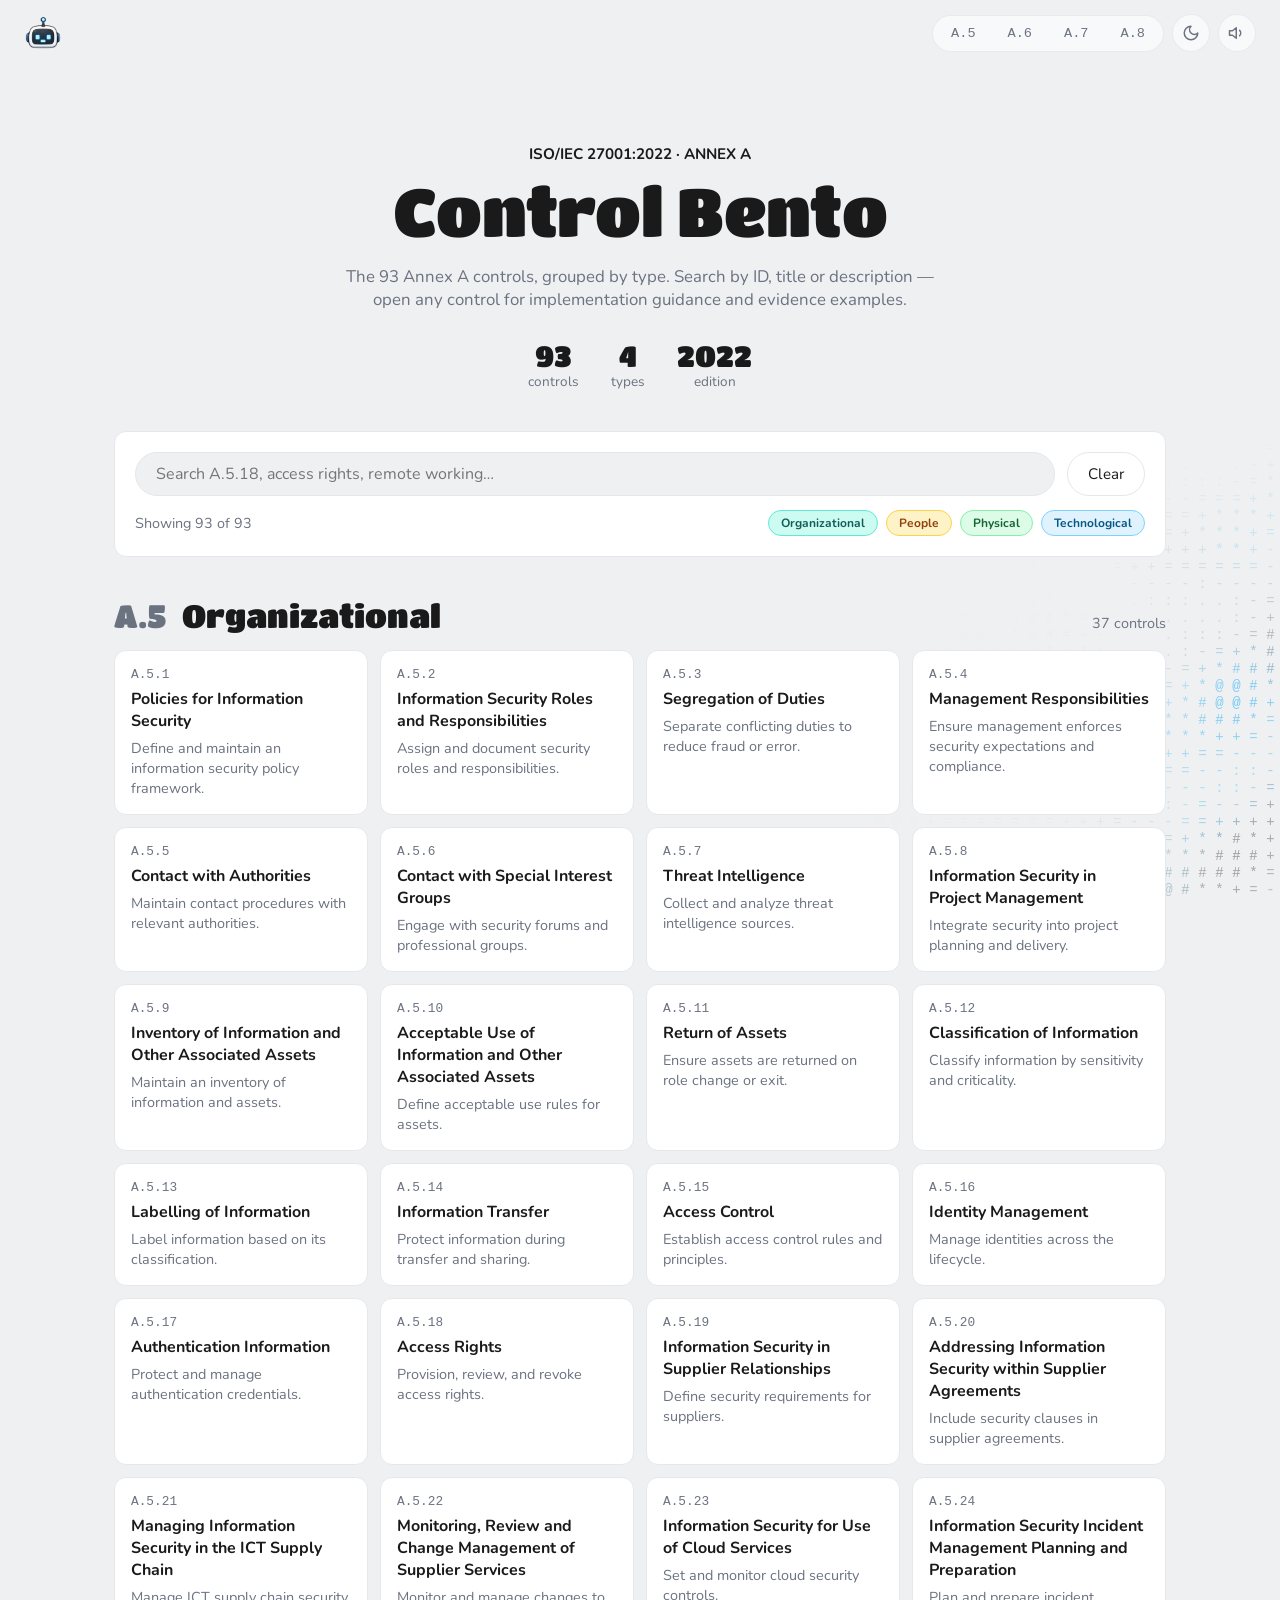
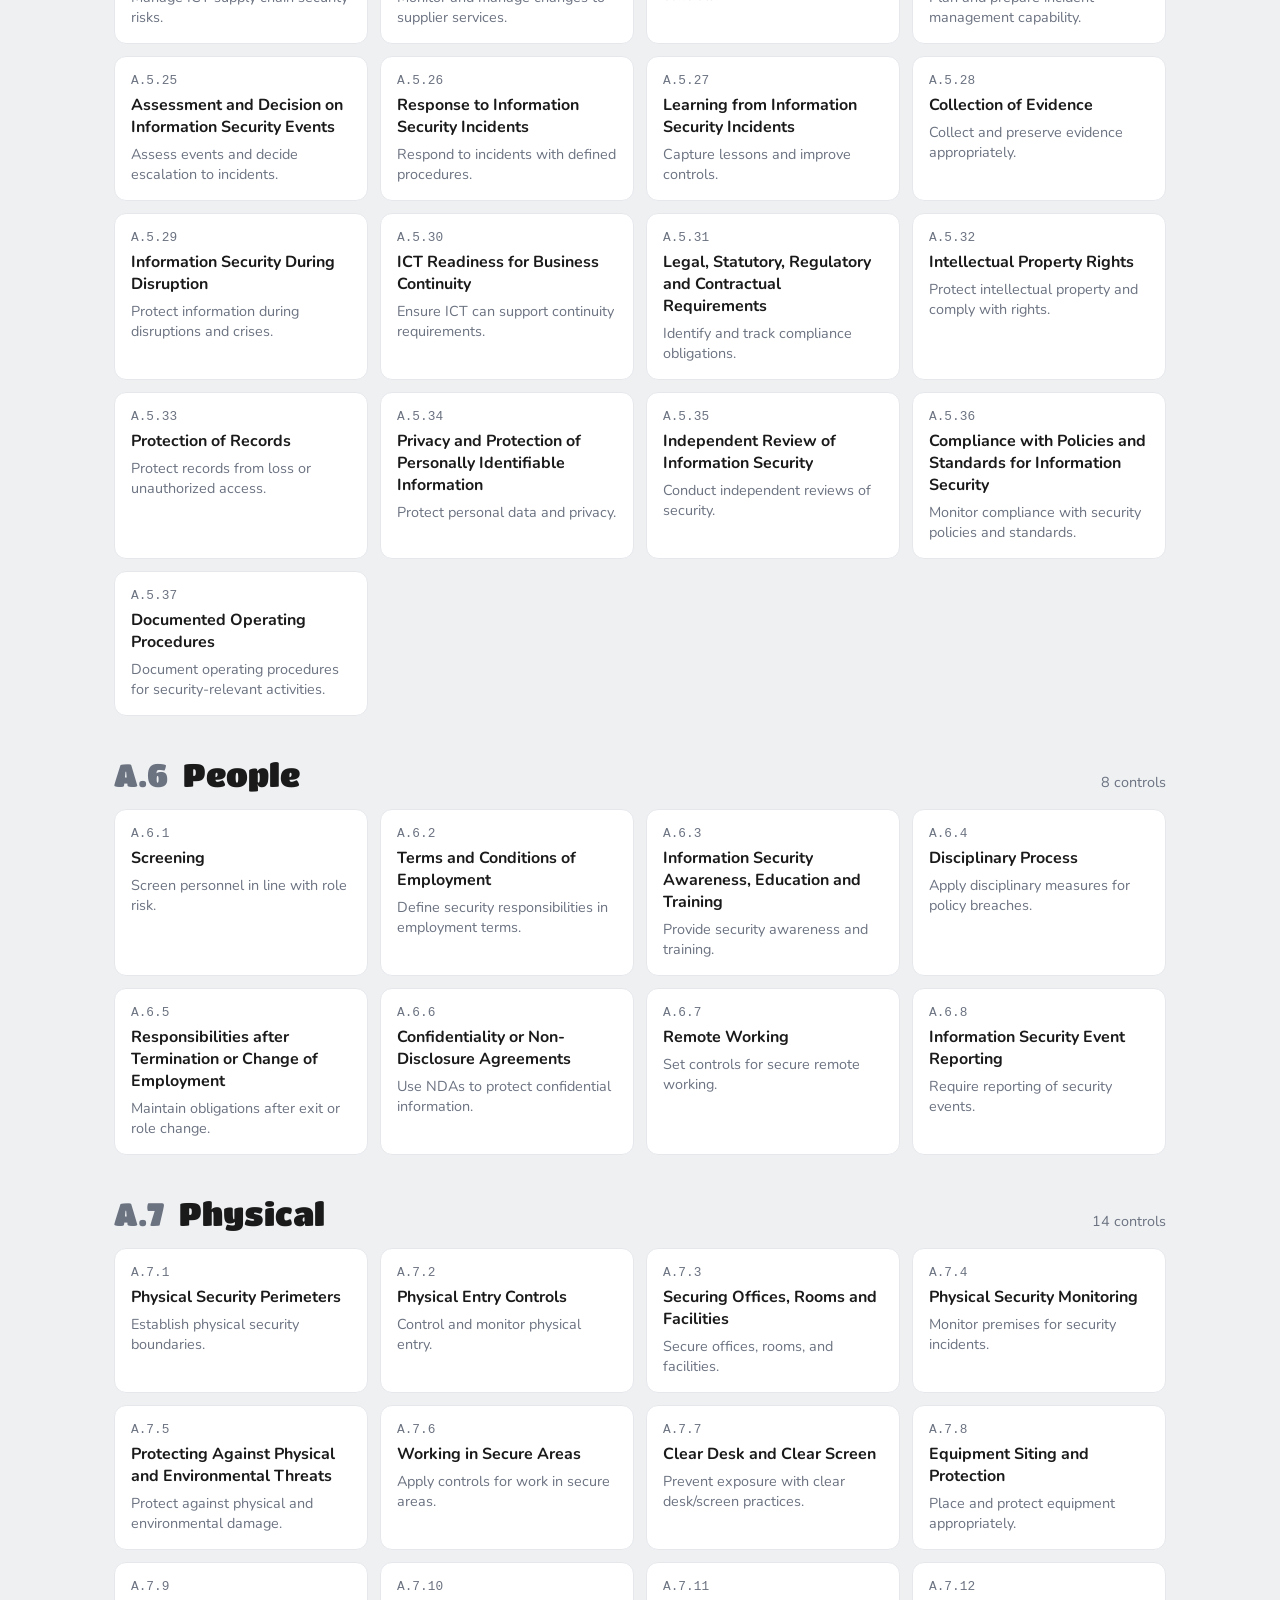
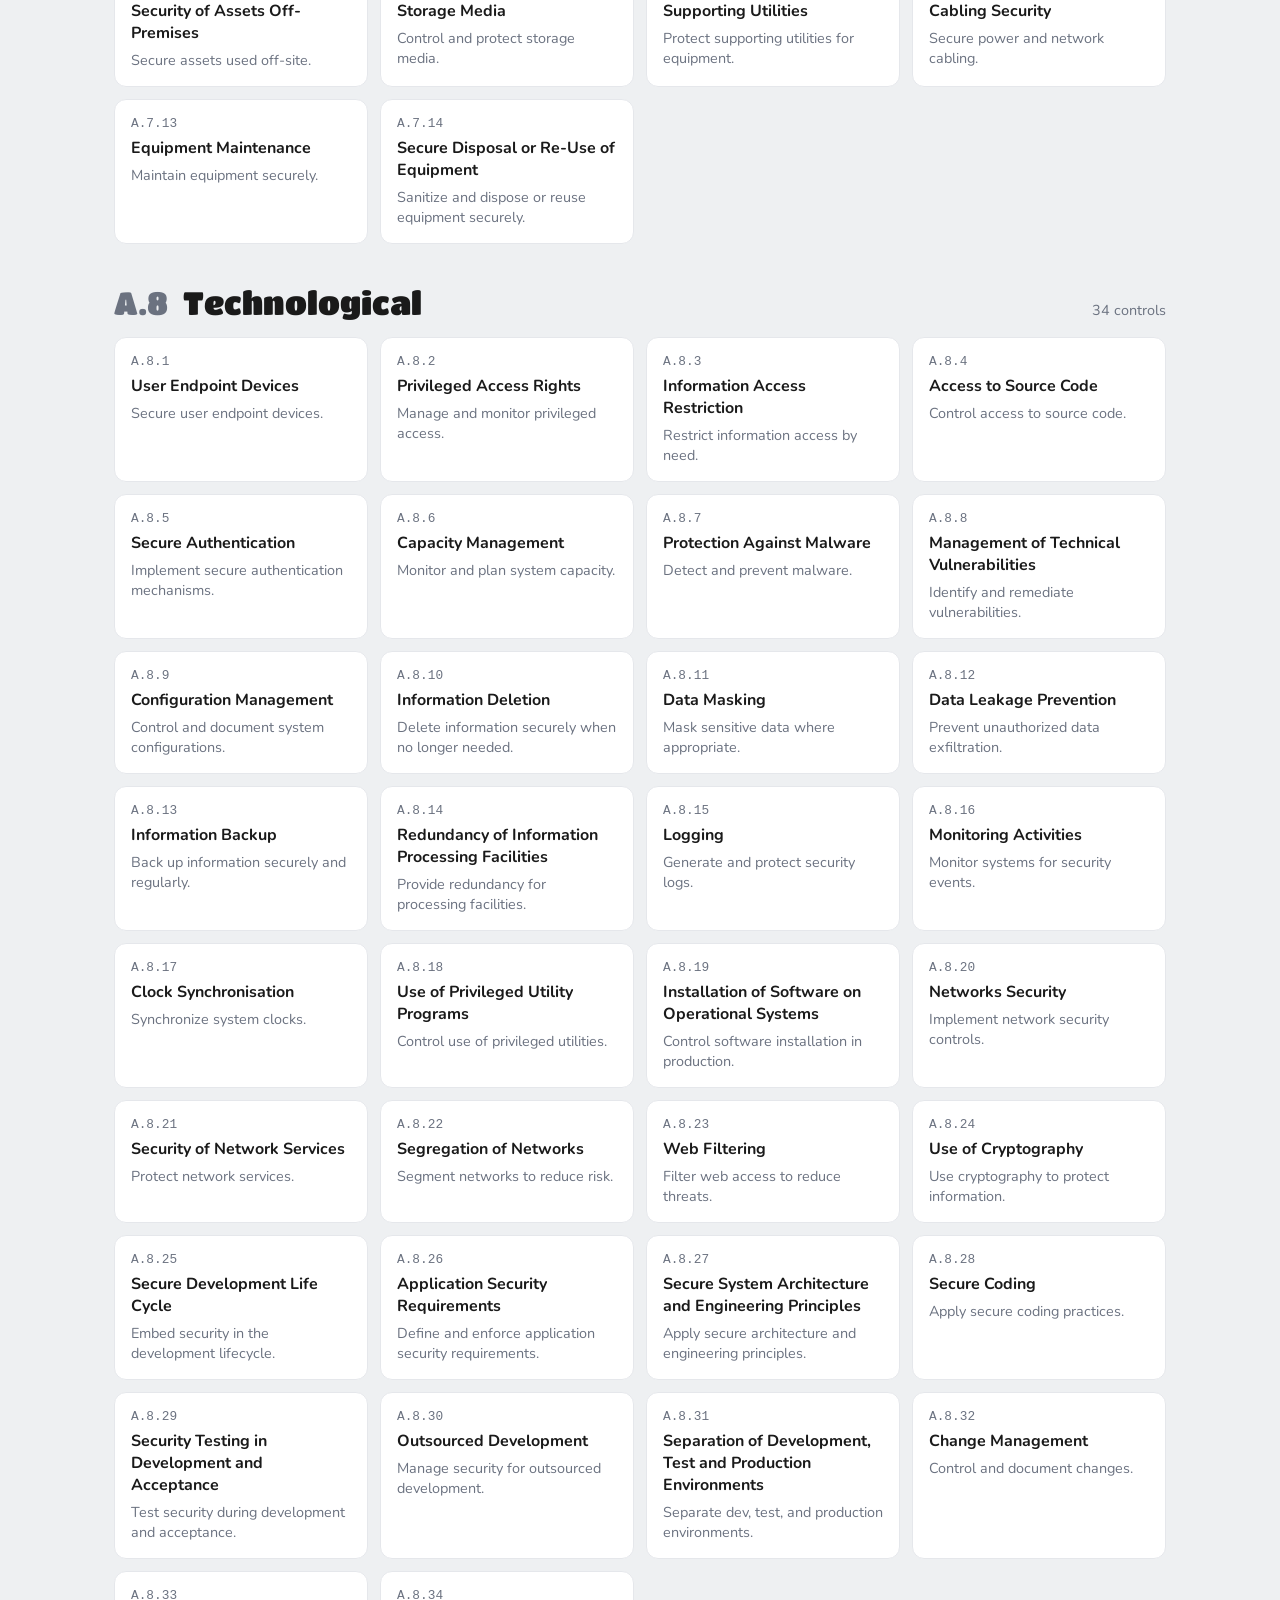
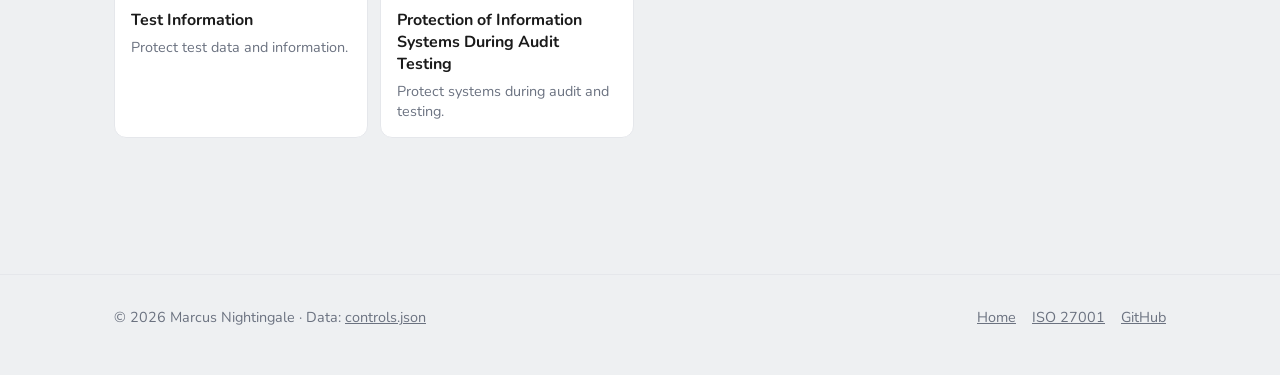
<file: index.html>
<!doctype html>
<html lang="en">
    <head>
        <meta charset="UTF-8" />
        <meta name="viewport" content="width=device-width, initial-scale=1.0" />
        <title>Control Bento — ISO/IEC 27001:2022 Annex A Controls</title>
        <meta name="description" content="All 93 ISO/IEC 27001:2022 Annex A controls as an interactive bento grid. Search by ID, title or description, filter by control type, and open practical implementation guidance." />
        <link rel="canonical" href="https://mnightingale.dev/ISO27001-2022-Control-Bento/" />
        <meta name="theme-color" content="#eef0f2" id="theme-color" />
        <script>
            try {
                var savedTheme = localStorage.getItem("mnightingale:theme");
                if (!savedTheme) {
                    savedTheme = window.matchMedia("(prefers-color-scheme: dark)").matches ? "dark" : "light";
                }
                document.documentElement.dataset.theme = savedTheme;
            } catch (e) {
                document.documentElement.dataset.theme = "light";
            }
        </script>
        <meta name="author" content="Marcus Nightingale" />
        <meta property="og:type" content="website" />
        <meta property="og:site_name" content="mnightingale.dev" />
        <meta property="og:title" content="Control Bento — ISO/IEC 27001:2022 Annex A Controls" />
        <meta property="og:description" content="All 93 Annex A controls grouped by type with fast search and practical implementation detail." />
        <meta property="og:url" content="https://mnightingale.dev/ISO27001-2022-Control-Bento/" />
        <meta property="og:image" content="https://mnightingale.dev/ISO27001-2022-Control-Bento/og-image.png" />
        <meta property="og:image:width" content="1200" />
        <meta property="og:image:height" content="630" />
        <meta property="og:image:alt" content="Control Bento — ISO/IEC 27001:2022, 93 Annex A controls" />
        <meta name="twitter:card" content="summary_large_image" />
        <meta name="twitter:title" content="Control Bento — ISO/IEC 27001:2022 Annex A Controls" />
        <meta name="twitter:description" content="All 93 Annex A controls grouped by type with fast search and practical implementation detail." />
        <meta name="twitter:image" content="https://mnightingale.dev/ISO27001-2022-Control-Bento/og-image.png" />
        <link rel="icon" type="image/png" href="./favicon.png" />
        <link rel="apple-touch-icon" href="./apple-touch-icon.png" />
        <script type="application/ld+json">
            {
                "@context": "https://schema.org",
                "@graph": [
                    {
                        "@type": "WebPage",
                        "@id": "#webpage",
                        "name": "ISO/IEC 27001:2022 Control Bento",
                        "description": "ISO/IEC 27001:2022 Annex A controls grouped by type with search, filtering, and detail guidance.",
                        "inLanguage": "en",
                        "url": "https://mnightingale.dev/ISO27001-2022-Control-Bento/",
                        "mainEntity": { "@id": "#dataset" }
                    },
                    {
                        "@type": "Dataset",
                        "@id": "#dataset",
                        "name": "ISO/IEC 27001:2022 Annex A Controls Dataset",
                        "description": "Machine-readable dataset of all 93 Annex A controls with overview, core points, implementation guidance, and evidence examples.",
                        "inLanguage": "en",
                        "dateModified": "2026-02-12",
                        "distribution": [
                            {
                                "@type": "DataDownload",
                                "contentUrl": "https://mnightingale.dev/ISO27001-2022-Control-Bento/controls.json",
                                "encodingFormat": "application/json"
                            }
                        ]
                    }
                ]
            }
        </script>
        <link rel="preconnect" href="https://fonts.googleapis.com" />
        <link rel="preconnect" href="https://fonts.gstatic.com" crossorigin />
        <link href="https://fonts.googleapis.com/css2?family=Space+Grotesk:wght@400;500;700&family=Titan+One&family=Nunito:wght@400;500;600;700&display=swap" rel="stylesheet" />
        <link rel="stylesheet" href="./styles.css" />
    </head>
    <body>
        <header class="nav">
            <a class="nav-mascot" href="https://mnightingale.dev" aria-label="Marcus Nightingale home">
                <span class="mascot-frame" id="mascot-frame" aria-hidden="true"></span>
            </a>
            <div class="nav-actions">
                <nav class="nav-links" aria-label="Control types">
                    <a href="#section-organizational">A.5</a>
                    <a href="#section-people">A.6</a>
                    <a href="#section-physical">A.7</a>
                    <a href="#section-technological">A.8</a>
                </nav>
                <button class="theme-toggle" id="theme-toggle" type="button" aria-label="Toggle dark mode" aria-pressed="false">
                    <svg class="theme-icon-moon" viewBox="0 0 24 24" width="18" height="18" fill="none" stroke="currentColor" stroke-width="2" stroke-linecap="round" stroke-linejoin="round" aria-hidden="true">
                        <path d="M12 3a6 6 0 0 0 9 9 9 9 0 1 1-9-9z"></path>
                    </svg>
                    <svg class="theme-icon-sun" viewBox="0 0 24 24" width="18" height="18" fill="none" stroke="currentColor" stroke-width="2" stroke-linecap="round" stroke-linejoin="round" aria-hidden="true">
                        <circle cx="12" cy="12" r="4"></circle>
                        <path d="M12 2v2M12 20v2M4.9 4.9l1.4 1.4M17.7 17.7l1.4 1.4M2 12h2M20 12h2M4.9 19.1l1.4-1.4M17.7 6.3l1.4-1.4"></path>
                    </svg>
                </button>
                <button class="sound-toggle" id="sound-toggle" type="button" aria-label="Toggle interface sounds" aria-pressed="true">
                    <svg class="sound-icon-on" viewBox="0 0 24 24" width="18" height="18" fill="none" stroke="currentColor" stroke-width="2" stroke-linecap="round" stroke-linejoin="round" aria-hidden="true">
                        <path d="M11 5 6 9H2v6h4l5 4V5z"></path>
                        <path d="M15.5 8.5a5 5 0 0 1 0 7"></path>
                    </svg>
                    <svg class="sound-icon-off" viewBox="0 0 24 24" width="18" height="18" fill="none" stroke="currentColor" stroke-width="2" stroke-linecap="round" stroke-linejoin="round" aria-hidden="true">
                        <path d="M11 5 6 9H2v6h4l5 4V5z"></path>
                        <line x1="23" y1="9" x2="17" y2="15"></line>
                        <line x1="17" y1="9" x2="23" y2="15"></line>
                    </svg>
                </button>
            </div>
        </header>
        <a class="skip-link" href="#controls">Skip to controls</a>
        <main class="wrap">
            <section class="hero">
                <p class="kicker">ISO/IEC 27001:2022 · Annex A</p>
                <h1 class="hero-title">Control Bento</h1>
                <p class="hero-sub">The 93 Annex A controls, grouped by type. Search by ID, title or description — open any control for implementation guidance and evidence examples.</p>
                <div class="hero-stats">
                    <div class="stat"><strong id="stat-total">93</strong><span>controls</span></div>
                    <div class="stat"><strong>4</strong><span>types</span></div>
                    <div class="stat"><strong>2022</strong><span>edition</span></div>
                </div>
            </section>
            <section class="search-card" role="search">
                <div class="search-row">
                    <input id="control-search" class="search-input" type="search" placeholder="Search A.5.18, access rights, remote working…" aria-label="Search ISO 27001 controls" autocomplete="off" />
                    <button class="btn" type="button" id="clear-search">Clear</button>
                </div>
                <div class="search-meta">
                    <span id="results-count" aria-live="polite">Showing 93 of 93</span>
                    <div class="type-filters" role="group" aria-label="Filter by control type">
                        <button type="button" class="tag tag-iso is-on" data-filter="organizational" aria-pressed="true">Organizational</button>
                        <button type="button" class="tag tag-tool is-on" data-filter="people" aria-pressed="true">People</button>
                        <button type="button" class="tag tag-security is-on" data-filter="physical" aria-pressed="true">Physical</button>
                        <button type="button" class="tag tag-web is-on" data-filter="technological" aria-pressed="true">Technological</button>
                    </div>
                </div>
            </section>
            <div id="controls">
                <section class="control-section" id="section-organizational" data-section="organizational">
                    <div class="section-head">
                        <h2><span class="section-code">A.5</span> Organizational</h2>
                        <span class="section-count"><span data-count="organizational">0</span> controls</span>
                    </div>
                    <div class="control-grid" data-list="organizational" role="list"></div>
                </section>
                <section class="control-section" id="section-people" data-section="people">
                    <div class="section-head">
                        <h2><span class="section-code">A.6</span> People</h2>
                        <span class="section-count"><span data-count="people">0</span> controls</span>
                    </div>
                    <div class="control-grid" data-list="people" role="list"></div>
                </section>
                <section class="control-section" id="section-physical" data-section="physical">
                    <div class="section-head">
                        <h2><span class="section-code">A.7</span> Physical</h2>
                        <span class="section-count"><span data-count="physical">0</span> controls</span>
                    </div>
                    <div class="control-grid" data-list="physical" role="list"></div>
                </section>
                <section class="control-section" id="section-technological" data-section="technological">
                    <div class="section-head">
                        <h2><span class="section-code">A.8</span> Technological</h2>
                        <span class="section-count"><span data-count="technological">0</span> controls</span>
                    </div>
                    <div class="control-grid" data-list="technological" role="list"></div>
                </section>
            </div>
            <p class="empty-note" id="empty-note" hidden>No controls match your search.</p>
        </main>
        <footer class="footer">
            <div class="footer-inner">
                <p class="footer-note">© 2026 Marcus Nightingale · Data: <a href="./controls.json">controls.json</a></p>
                <p class="footer-links">
                    <a href="https://mnightingale.dev">Home</a>
                    <a href="https://www.iso.org/standard/27001">ISO 27001</a>
                    <a href="https://github.com/Marcus-Nightingale">GitHub</a>
                </p>
            </div>
        </footer>
        <div class="modal-backdrop" id="modal" hidden>
            <div class="modal-panel" role="dialog" aria-modal="true" aria-labelledby="modal-title" tabindex="-1" id="modal-panel">
                <button class="modal-close" type="button" id="modal-close">Close</button>
                <p class="modal-kicker" id="modal-id">A.5.1</p>
                <h2 class="modal-title" id="modal-title">Control title</h2>
                <p><span class="tag" id="modal-type">Organizational</span></p>
                <div class="modal-body">
                    <h3>Overview</h3>
                    <p id="modal-overview"></p>
                    <h3>Core points</h3>
                    <p id="modal-core"></p>
                    <h3>In practice</h3>
                    <p id="modal-practice"></p>
                    <h3>Evidence examples</h3>
                    <ul id="modal-evidence"></ul>
                    <p class="modal-links"><a id="modal-isms" href="#">ISMS.online →</a> <a id="modal-hightable" href="#">Hightable →</a></p>
                </div>
            </div>
        </div>
        <div class="mini-search" id="mini-search" role="search" aria-label="Quick control search">
            <div class="mini-search-row">
                <span class="mini-search-drag" id="mini-search-drag" aria-hidden="true">⋮⋮</span>
                <span class="mini-search-bar" id="mini-search-bar">
                    <input id="mini-search-input" type="search" placeholder="Search controls…" aria-label="Search controls" autocomplete="off" />
                </span>
                <button class="mini-search-min" id="mini-search-min" type="button" aria-label="Minimise search">
                    <span class="min-icon-min" aria-hidden="true">–</span>
                    <span class="min-icon-open" aria-hidden="true">⌕</span>
                </button>
            </div>
            <div class="mini-search-tags" role="group" aria-label="Filter by control type">
                <button type="button" class="tag tag-iso is-on" data-filter="organizational" aria-pressed="true">Org</button>
                <button type="button" class="tag tag-tool is-on" data-filter="people" aria-pressed="true">Ppl</button>
                <button type="button" class="tag tag-security is-on" data-filter="physical" aria-pressed="true">Phy</button>
                <button type="button" class="tag tag-web is-on" data-filter="technological" aria-pressed="true">Tec</button>
            </div>
        </div>
        <canvas class="corner-ascii" id="corner-ascii" aria-hidden="true"></canvas>
        <button class="to-top" id="to-top" type="button" aria-label="Back to top">
            <svg viewBox="0 0 24 24" width="20" height="20" fill="none" stroke="currentColor" stroke-width="2.5" stroke-linecap="round" stroke-linejoin="round" aria-hidden="true">
                <path d="m18 15-6-6-6 6"></path>
            </svg>
        </button>
        <script src="./controls-data.js" defer></script>
        <script src="./app.js" defer></script>
        <script src="./sound.min.js" defer></script>
        <script defer src="https://cloud.umami.is/script.js" data-website-id="ed8df59c-e076-4528-86be-d8a1728edc47"></script>
    </body>
</html>
</file>
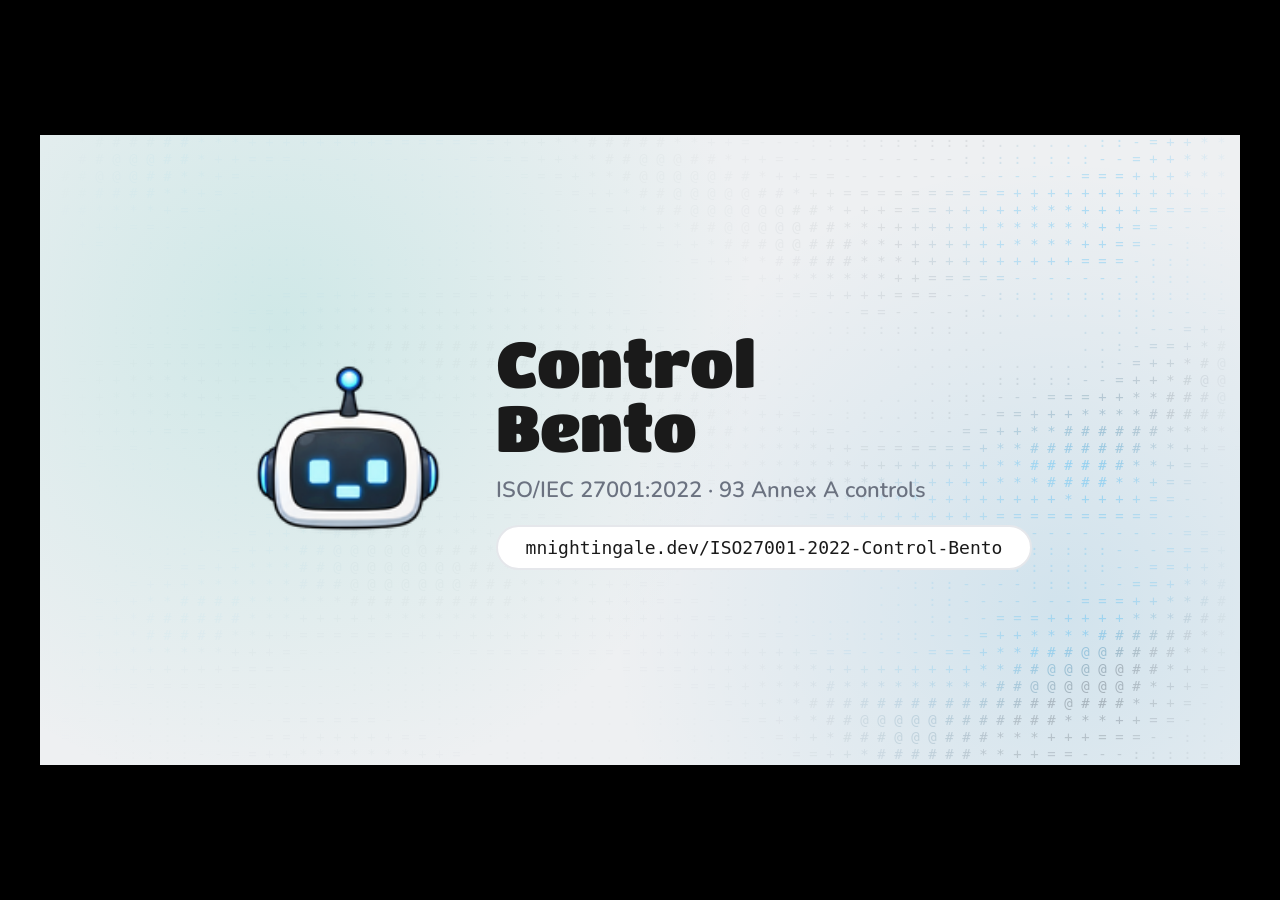
<file: og-card.html>
<!doctype html>
<html lang="en">
    <head>
        <meta charset="UTF-8" />
        <meta name="viewport" content="width=1200" />
        <title>OG card — Control Bento (screenshot the 1200x630 card)</title>
        <link rel="preconnect" href="https://fonts.googleapis.com" />
        <link rel="preconnect" href="https://fonts.gstatic.com" crossorigin />
        <link href="https://fonts.googleapis.com/css2?family=Titan+One&family=Nunito:wght@400;600;700&display=swap" rel="stylesheet" />
        <style>
            * {
                box-sizing: border-box;
            }
            body {
                margin: 0;
                min-height: 100vh;
                display: grid;
                place-items: center;
                background: #000;
                font-family: "Nunito", system-ui, sans-serif;
            }
            .og-stage {
                position: relative;
                width: 1200px;
                height: 630px;
                overflow: hidden;
                display: flex;
                align-items: center;
                justify-content: center;
                gap: 48px;
                background-color: #eef0f2;
                background-image: radial-gradient(circle at 20% 30%, rgba(20, 184, 166, 0.14), transparent 45%), radial-gradient(circle at 85% 75%, rgba(2, 132, 199, 0.12), transparent 40%);
                color: #1a1a1a;
                isolation: isolate;
            }
            .og-stage canvas {
                position: absolute;
                inset: 0;
                width: 100%;
                height: 100%;
                z-index: 0;
                pointer-events: none;
            }
            .og-mascot,
            .og-stage > div:last-child {
                position: relative;
                z-index: 1;
            }
            .og-mascot {
                width: 200px;
                height: 200px;
                flex-shrink: 0;
            }
            .og-name {
                margin: 0;
                font-family: "Titan One", sans-serif;
                font-weight: 400;
                font-size: 64px;
                line-height: 1;
                letter-spacing: -0.01em;
            }
            .og-sub {
                margin: 16px 0 0;
                font-size: 22px;
                font-weight: 600;
                color: #6b7280;
                max-width: 560px;
            }
            .og-domain {
                margin: 20px 0 0;
                display: inline-block;
                font-family: monospace;
                font-size: 18px;
                color: #1a1a1a;
                border: 2px solid #e5e7eb;
                background: #ffffff;
                border-radius: 999px;
                padding: 10px 28px;
            }
        </style>
    </head>
    <body>
        <!-- Screenshot just the 1200x630 card, save as og-image.png, then wire up og:image + twitter:image. -->
        <div class="og-stage">
            <canvas id="og-ascii" aria-hidden="true"></canvas>
            <img class="og-mascot" src="./favicon.png" alt="" width="200" height="200" />
            <div>
                <p class="og-name">Control<br />Bento</p>
                <p class="og-sub">ISO/IEC 27001:2022 · 93 Annex A controls</p>
                <span class="og-domain">mnightingale.dev/ISO27001-2022-Control-Bento</span>
            </div>
        </div>
        <script>
            const canvas = document.getElementById("og-ascii");
            const ctx = canvas.getContext("2d");
            const glyphs = "  ..::--==++**##@@";
            const W = 1200;
            const H = 630;
            const dpr = Math.min(window.devicePixelRatio || 1, 2);
            canvas.width = W * dpr;
            canvas.height = H * dpr;
            ctx.setTransform(dpr, 0, 0, dpr, 0, 0);
            let last = 0;
            function smoothstep(e0, e1, v) {
                const t = Math.min(Math.max((v - e0) / (e1 - e0), 0), 1);
                return t * t * (3 - 2 * t);
            }
            function draw(time) {
                ctx.clearRect(0, 0, W, H);
                const cell = 17;
                ctx.font = `${cell * 0.82}px ui-monospace, Menlo, Consolas, monospace`;
                ctx.textAlign = "center";
                ctx.textBaseline = "middle";
                for (let y = cell * 0.5; y < H; y += cell) {
                    for (let x = cell * 0.5; x < W; x += cell) {
                        const nx = x / W;
                        const ny = y / H;
                        const bend = Math.sin(nx * 7.2 - time * 0.42) * 0.12;
                        const broadWave = Math.sin((ny + bend) * 17 - time * 0.9 + 1.6);
                        const crossWave = Math.cos(nx * 10.5 + ny * 4.5 + time * 0.38 - 0.56);
                        const texture = Math.sin(nx * 27 - ny * 19 + time * 0.22 + 0.32) * 0.16;
                        const value = broadWave * 0.58 + crossWave * 0.28 + texture;
                        const normalized = Math.min(Math.max((value + 1.05) / 2.1, 0), 1);
                        const glyph = glyphs[Math.min(Math.floor(normalized * glyphs.length), glyphs.length - 1)];
                        if (glyph === " ") continue;
                        const edgeFade = Math.min(x / 130, (W - x) / 130, 1);
                        const placement = 0.08 + smoothstep(0.56, 0.94, nx) * 0.92;
                        const blueSplash = Math.max(0, Math.sin(nx * 8.5 - time * 0.34 + ny * 2.2) * 0.5 + Math.sin(ny * 11 + time * 0.25) * 0.3 - 0.12);
                        const mix = Math.min(blueSplash * 3.2, 1);
                        ctx.fillStyle = `rgba(${Math.round(91 - mix * 54)}, ${Math.round(101 + mix * 75)}, ${Math.round(111 + mix * 136)}, ${edgeFade * placement * (0.11 + normalized * 0.34)})`;
                        ctx.fillText(glyph, x, y);
                    }
                }
            }
            function frame(now) {
                if (now - last >= 30) {
                    draw(now * 0.001);
                    last = now;
                }
                requestAnimationFrame(frame);
            }
            draw(0);
            requestAnimationFrame(frame);
        </script>
    </body>
</html>
</file>
<file: styles.css>
:root {
    color-scheme: light;
    --bg: #eef0f2;
    --card: #ffffff;
    --ink: #1a1a1a;
    --muted: #6b7280;
    --line: #e5e7eb;
    --glass: rgba(255, 255, 255, 0.6);
    --glass-line: rgba(229, 231, 235, 0.8);
    --display: "Titan One", "Space Grotesk", system-ui, -apple-system, sans-serif;
}
html[data-theme="dark"] {
    color-scheme: dark;
    --bg: #10151b;
    --card: #1a222c;
    --ink: #f2f5f7;
    --muted: #9aa7b4;
    --line: #2a3542;
    --glass: rgba(26, 34, 44, 0.6);
    --glass-line: rgba(42, 53, 66, 0.8);
}
* {
    box-sizing: border-box;
}
::selection {
    background: var(--ink);
    color: var(--bg);
}
body {
    margin: 0;
    min-height: 100vh;
    background-color: var(--bg);
    color: var(--ink);
    font-family: "Nunito", system-ui, -apple-system, sans-serif;
}
.skip-link {
    position: absolute;
    left: -9999px;
    top: 12px;
    padding: 10px 16px;
    background: var(--card);
    border: 1px solid var(--line);
    border-radius: 999px;
    color: var(--ink);
    z-index: 100;
}
.skip-link:focus {
    left: 12px;
}
/* Nav — same glass system as mnightingale.dev */
.nav {
    position: fixed;
    top: 0;
    left: 0;
    right: 0;
    z-index: 20;
    display: flex;
    align-items: center;
    justify-content: space-between;
    gap: 8px;
    padding: 14px 24px;
    font-size: 0.95rem;
    pointer-events: none;
}
.nav-mascot {
    display: grid;
    place-items: center;
    width: 38px;
    height: 38px;
    pointer-events: auto;    transition: transform 0.2s ease;
}
.nav-mascot:hover {
    transform: scale(1.08);
}
.nav-mascot img {
    width: 38px;
    height: 38px;
    display: block;
}
.nav-mascot .mascot-frame {
    display: block;
    width: 38px;
    height: 38px;
    background-image: url("./directions.png");
    background-size: 300% 300%;
    background-repeat: no-repeat;
    background-position: 50% 50%;
}
.nav-actions {
    display: flex;
    align-items: center;
    gap: 8px;
    pointer-events: auto;
}
.nav-links {
    display: flex;
    gap: 4px;
    background: var(--glass);
    border: 1px solid var(--glass-line);
    border-radius: 999px;
    padding: 4px;
    backdrop-filter: blur(12px) saturate(1.4);
    -webkit-backdrop-filter: blur(12px) saturate(1.4);
}
.nav-links a {
    color: var(--muted);
    text-decoration: none;
    border-radius: 999px;
    padding: 6px 14px;
    font-family: monospace;
    font-size: 0.85rem;
}
.nav-links a:hover {
    color: var(--ink);
    background: var(--bg);
}
.nav-links a.is-active {
    color: var(--bg);
    background: var(--ink);
}
.theme-toggle {
    width: 38px;
    height: 38px;
    display: grid;
    place-items: center;
    color: var(--muted);
    background: var(--glass);
    border: 1px solid var(--glass-line);
    border-radius: 50%;
    backdrop-filter: blur(12px) saturate(1.4);
    -webkit-backdrop-filter: blur(12px) saturate(1.4);
    cursor: pointer;
}
.theme-toggle:hover {
    color: var(--ink);
}
.theme-toggle .theme-icon-sun {
    display: none;
}
html[data-theme="dark"] .theme-toggle .theme-icon-moon {
    display: none;
}
html[data-theme="dark"] .theme-toggle .theme-icon-sun {
    display: block;
}
.sound-toggle {
    width: 38px;
    height: 38px;
    display: grid;
    place-items: center;
    color: var(--muted);
    background: var(--glass);
    border: 1px solid var(--glass-line);
    border-radius: 50%;
    backdrop-filter: blur(12px) saturate(1.4);
    -webkit-backdrop-filter: blur(12px) saturate(1.4);
    cursor: pointer;
}
.sound-toggle:hover {
    color: var(--ink);
}
.sound-toggle .sound-icon-off {
    display: none;
}
.sound-toggle.is-muted .sound-icon-on {
    display: none;
}
.sound-toggle.is-muted .sound-icon-off {
    display: block;
}
/* Layout */
.wrap {
    max-width: 1100px;
    margin: 0 auto;
    padding: 120px 24px 48px;
}
.hero {
    text-align: center;
    padding: 24px 0 40px;
}
.kicker {
    font-size: 0.95rem;
    font-weight: 700;
    text-transform: uppercase;
    color: var(--ink);
    margin: 0 0 8px;
}
.hero-title {
    margin: 0;
    font-family: var(--display);
    font-weight: 400;
    font-size: clamp(2.6rem, 6vw, 4.2rem);
    letter-spacing: -0.01em;
}
.hero-sub {
    color: var(--muted);
    max-width: 620px;
    margin: 16px auto 0;
    font-size: 1.05rem;
}
.hero-stats {
    display: flex;
    gap: 32px;
    justify-content: center;
    margin-top: 28px;
}
.stat {
    display: flex;
    flex-direction: column;
}
.stat strong {
    font-family: var(--display);
    font-weight: 400;
    font-size: 1.8rem;
}
.stat span {
    color: var(--muted);
    font-size: 0.85rem;
}
/* Search card */
.search-card {
    background: var(--card);
    border: 1px solid var(--line);
    border-radius: 12px;
    padding: 20px;
    margin-bottom: 40px;
}
.search-row {
    display: flex;
    gap: 12px;
}
.search-input {
    flex: 1;
    font: inherit;
    color: var(--ink);
    background: var(--bg);
    border: 1px solid var(--line);
    border-radius: 999px;
    padding: 10px 20px;
}
.search-input:focus {
    outline: 2px solid var(--ink);
    outline-offset: 1px;
}
.btn {
    border: 1px solid var(--line);
    background: var(--card);
    color: var(--ink);
    border-radius: 999px;
    padding: 10px 20px;
    font: inherit;
    font-size: 0.95rem;
    cursor: pointer;
}
.btn:hover {
    background: var(--ink);
    color: var(--bg);
    border-color: var(--ink);
}
.search-meta {
    display: flex;
    align-items: center;
    justify-content: space-between;
    gap: 12px;
    flex-wrap: wrap;
    margin-top: 14px;
    color: var(--muted);
    font-size: 0.9rem;
}
.type-filters {
    display: flex;
    gap: 8px;
    flex-wrap: wrap;
}
/* Colourful tags — same palette as mnightingale.dev */
.tag {
    font-size: 0.75rem;
    font-weight: 700;
    border: 1px solid var(--line);
    border-radius: 999px;
    padding: 4px 12px;
    cursor: pointer;
    background: transparent;
    color: var(--muted);
    font-family: inherit;
}
.tag-iso {
    background: #ccfbf1;
    border-color: #5eead4;
    color: #115e59;
}
.tag-tool {
    background: #fef3c7;
    border-color: #fcd34d;
    color: #92400e;
}
.tag-security {
    background: #dcfce7;
    border-color: #86efac;
    color: #166534;
}
.tag-web {
    background: #e0f2fe;
    border-color: #7dd3fc;
    color: #075985;
}
.type-filters .tag {
    opacity: 0.45;
}
.type-filters .tag.is-on {
    opacity: 1;
}
html[data-theme="dark"] .tag-iso {
    background: #042f2e;
    border-color: #14b8a6;
    color: #99f6e4;
}
html[data-theme="dark"] .tag-tool {
    background: #451a03;
    border-color: #f59e0b;
    color: #fde68a;
}
html[data-theme="dark"] .tag-security {
    background: #052e16;
    border-color: #22c55e;
    color: #bbf7d0;
}
html[data-theme="dark"] .tag-web {
    background: #0c2f4a;
    border-color: #0ea5e9;
    color: #bae6fd;
}
/* Control sections + bento grid */
.control-section {
    margin-bottom: 40px;
    scroll-margin-top: 90px;
}
.section-head {
    display: flex;
    align-items: baseline;
    justify-content: space-between;
    gap: 12px;
    margin-bottom: 16px;
}
.section-head h2 {
    margin: 0;
    font-family: var(--display);
    font-weight: 400;
    font-size: clamp(1.4rem, 3vw, 2rem);
}
.section-code {
    color: var(--muted);
    margin-right: 8px;
}
.section-count {
    color: var(--muted);
    font-size: 0.9rem;
    white-space: nowrap;
}
.control-grid {
    display: grid;
    gap: 12px;
    grid-template-columns: repeat(auto-fill, minmax(240px, 1fr));
}
.control-card {
    text-align: left;
    font: inherit;
    background: var(--card);
    border: 1px solid var(--line);
    border-radius: 12px;
    padding: 16px;
    cursor: pointer;
    color: var(--ink);
    display: flex;
    flex-direction: column;
    gap: 6px;
}
.control-card:hover {
    border-color: var(--ink);
}
.control-id {
    font-family: monospace;
    font-size: 0.8rem;
    color: var(--muted);
}
.control-title {
    font-weight: 700;
}
.control-desc {
    color: var(--muted);
    font-size: 0.9rem;
}
.empty-note {
    text-align: center;
    color: var(--muted);
    padding: 40px 0;
}
/* Footer */
.footer {
    border-top: 1px solid var(--line);
    margin-top: 48px;
    background: var(--bg);
}
.footer-inner {
    max-width: 1100px;
    margin: 0 auto;
    padding: 32px 24px 48px;
    display: flex;
    justify-content: space-between;
    align-items: center;
    gap: 16px;
    flex-wrap: wrap;
}
.footer-note {
    margin: 0;
    color: var(--muted);
    font-size: 0.9rem;
}
.footer-note a,
.footer-links a {
    color: var(--muted);
}
.footer-links {
    margin: 0;
    display: flex;
    gap: 16px;
    font-size: 0.9rem;
}
.footer-links a:hover,
.footer-note a:hover {
    color: var(--ink);
}
/* Modal */
.modal-backdrop {
    position: fixed;
    inset: 0;
    z-index: 50;
    background: rgba(0, 0, 0, 0.45);
    display: grid;
    place-items: center;
    padding: 24px;
}
.modal-backdrop[hidden] {
    display: none;
}
.modal-panel {
    background: var(--card);
    color: var(--ink);
    border: 1px solid var(--line);
    border-radius: 16px;
    max-width: 680px;
    width: 100%;
    max-height: 85vh;
    overflow: auto;
    padding: 32px;
}
.modal-close {
    float: right;
    border: 1px solid var(--line);
    background: var(--card);
    color: var(--ink);
    border-radius: 999px;
    padding: 8px 18px;
    font: inherit;
    font-size: 0.9rem;
    cursor: pointer;
}
.modal-close:hover {
    background: var(--ink);
    color: var(--bg);
}
.modal-kicker {
    font-family: monospace;
    color: var(--muted);
    margin: 0 0 4px;
}
.modal-title {
    font-family: var(--display);
    font-weight: 400;
    font-size: clamp(1.5rem, 3.5vw, 2.2rem);
    margin: 0 0 12px;
    padding-right: 100px;
}
.modal-body h3 {
    margin: 24px 0 8px;
    font-size: 1rem;
}
.modal-body p {
    margin: 0 0 8px;
    color: var(--muted);
}
.modal-body ul {
    margin: 0;
    padding-left: 20px;
    color: var(--muted);
}
.modal-links {
    margin-top: 20px;
    display: flex;
    gap: 12px;
    flex-wrap: wrap;
}
.modal-links a {
    display: inline-block;
    border: 1px solid var(--line);
    background: var(--card);
    color: var(--ink);
    border-radius: 999px;
    padding: 10px 20px;
    text-decoration: none;
    font-size: 0.95rem;
    font-weight: 700;
}
.modal-links a:hover {
    background: var(--ink);
    color: var(--bg);
    border-color: var(--ink);
}
/* Back to top */
.to-top {
    position: fixed;
    right: 24px;
    bottom: 24px;
    z-index: 20;
    width: 44px;
    height: 44px;
    display: grid;
    place-items: center;
    color: var(--ink);
    background: var(--glass);
    border: 1px solid var(--glass-line);
    border-radius: 50%;
    backdrop-filter: blur(12px) saturate(1.4);
    -webkit-backdrop-filter: blur(12px) saturate(1.4);
    cursor: pointer;
    opacity: 0;
    visibility: hidden;
    transform: translateY(8px);
    transition:
        opacity 0.25s ease,
        transform 0.25s ease,
        visibility 0.25s;
}
.to-top.is-visible {
    opacity: 1;
    visibility: visible;
    transform: none;
}
.to-top:hover {
    background: var(--ink);
    color: var(--bg);
    border-color: var(--ink);
}
/* Ambient ASCII corner */
.corner-ascii {
    position: fixed;
    right: 0;
    bottom: 0;
    z-index: 0;
    width: min(460px, 70vw);
    aspect-ratio: 1;
    pointer-events: none;
    -webkit-mask-image: radial-gradient(circle at 100% 100%, #000 30%, transparent 72%);
    mask-image: radial-gradient(circle at 100% 100%, #000 30%, transparent 72%);
}
main.wrap,
.footer {
    position: relative;
    z-index: 1;
}
/* Sticky mini search */
.mini-search {
    position: fixed;
    top: 76px;
    left: 50%;
    transform: translateX(-50%);
    z-index: 30;
    display: flex;
    flex-direction: column;
    gap: 8px;
    background: var(--glass);
    border: 1px solid var(--glass-line);
    border-radius: 20px;
    padding: 8px 10px;
    backdrop-filter: blur(12px) saturate(1.4);
    -webkit-backdrop-filter: blur(12px) saturate(1.4);
    opacity: 0;
    visibility: hidden;
    transition:
        opacity 0.25s ease,
        visibility 0.25s;
}
.mini-search.is-visible {
    opacity: 1;
    visibility: visible;
}
.mini-search-row {
    display: flex;
    align-items: center;
    gap: 8px;
}
.mini-search-drag {
    cursor: grab;
    color: var(--muted);
    font-size: 0.8rem;
    letter-spacing: 1px;
    touch-action: none;
    user-select: none;
}
.mini-search-drag:active {
    cursor: grabbing;
}
.mini-search-bar {
    display: flex;
}
.mini-search input {
    width: 220px;
    font: inherit;
    font-size: 0.9rem;
    color: var(--ink);
    background: transparent;
    border: 0;
    outline: none;
}
.mini-search-min {
    width: 28px;
    height: 28px;
    display: grid;
    place-items: center;
    color: var(--muted);
    background: transparent;
    border: 1px solid var(--line);
    border-radius: 50%;
    font-size: 1rem;
    line-height: 1;
    cursor: pointer;
}
.mini-search-min:hover {
    color: var(--ink);
    border-color: var(--ink);
}
.mini-search-min .min-icon-open {
    display: none;
}
.mini-search.is-min {
    border-radius: 999px;
    padding: 6px;
}
.mini-search.is-min .mini-search-row {
    gap: 0;
}
.mini-search.is-min .mini-search-bar,
.mini-search.is-min .mini-search-drag,
.mini-search.is-min .mini-search-tags {
    display: none;
}
.mini-search.is-min .mini-search-min {
    width: 38px;
    height: 38px;
    font-size: 1.2rem;
}
.mini-search.is-min .min-icon-min {
    display: none;
}
.mini-search.is-min .min-icon-open {
    display: block;
}
.mini-search-tags {
    display: flex;
    gap: 6px;
    justify-content: center;
}
.mini-search-tags .tag {
    font-size: 0.7rem;
    padding: 3px 10px;
    opacity: 0.45;
}
.mini-search-tags .tag.is-on {
    opacity: 1;
}
.nav-links a.is-off {
    opacity: 0.35;
    text-decoration: line-through;
}
@media (max-width: 720px) {
    .nav-links {
        display: none;
    }
    .search-row {
        flex-direction: column;
    }
}
@media (prefers-reduced-motion: reduce) {
    .to-top {
        transition: none;
    }
}
</file>
